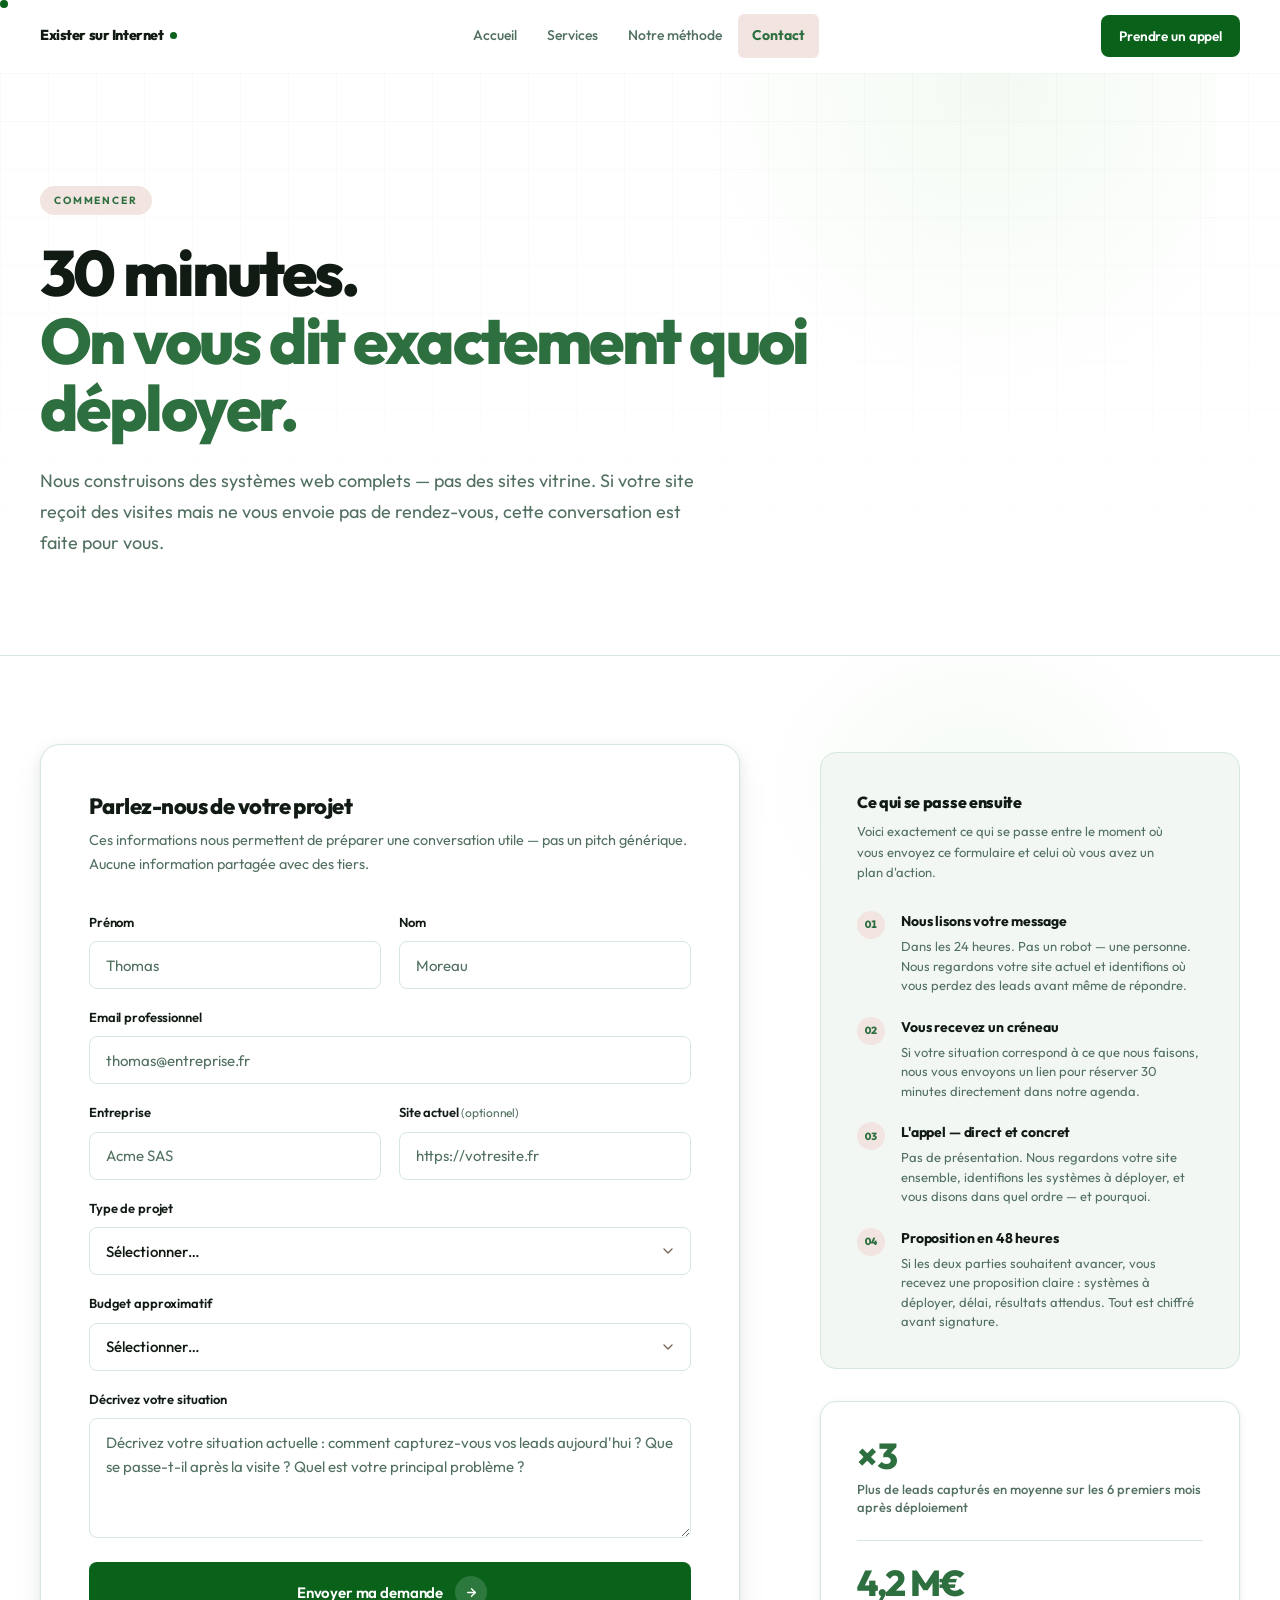
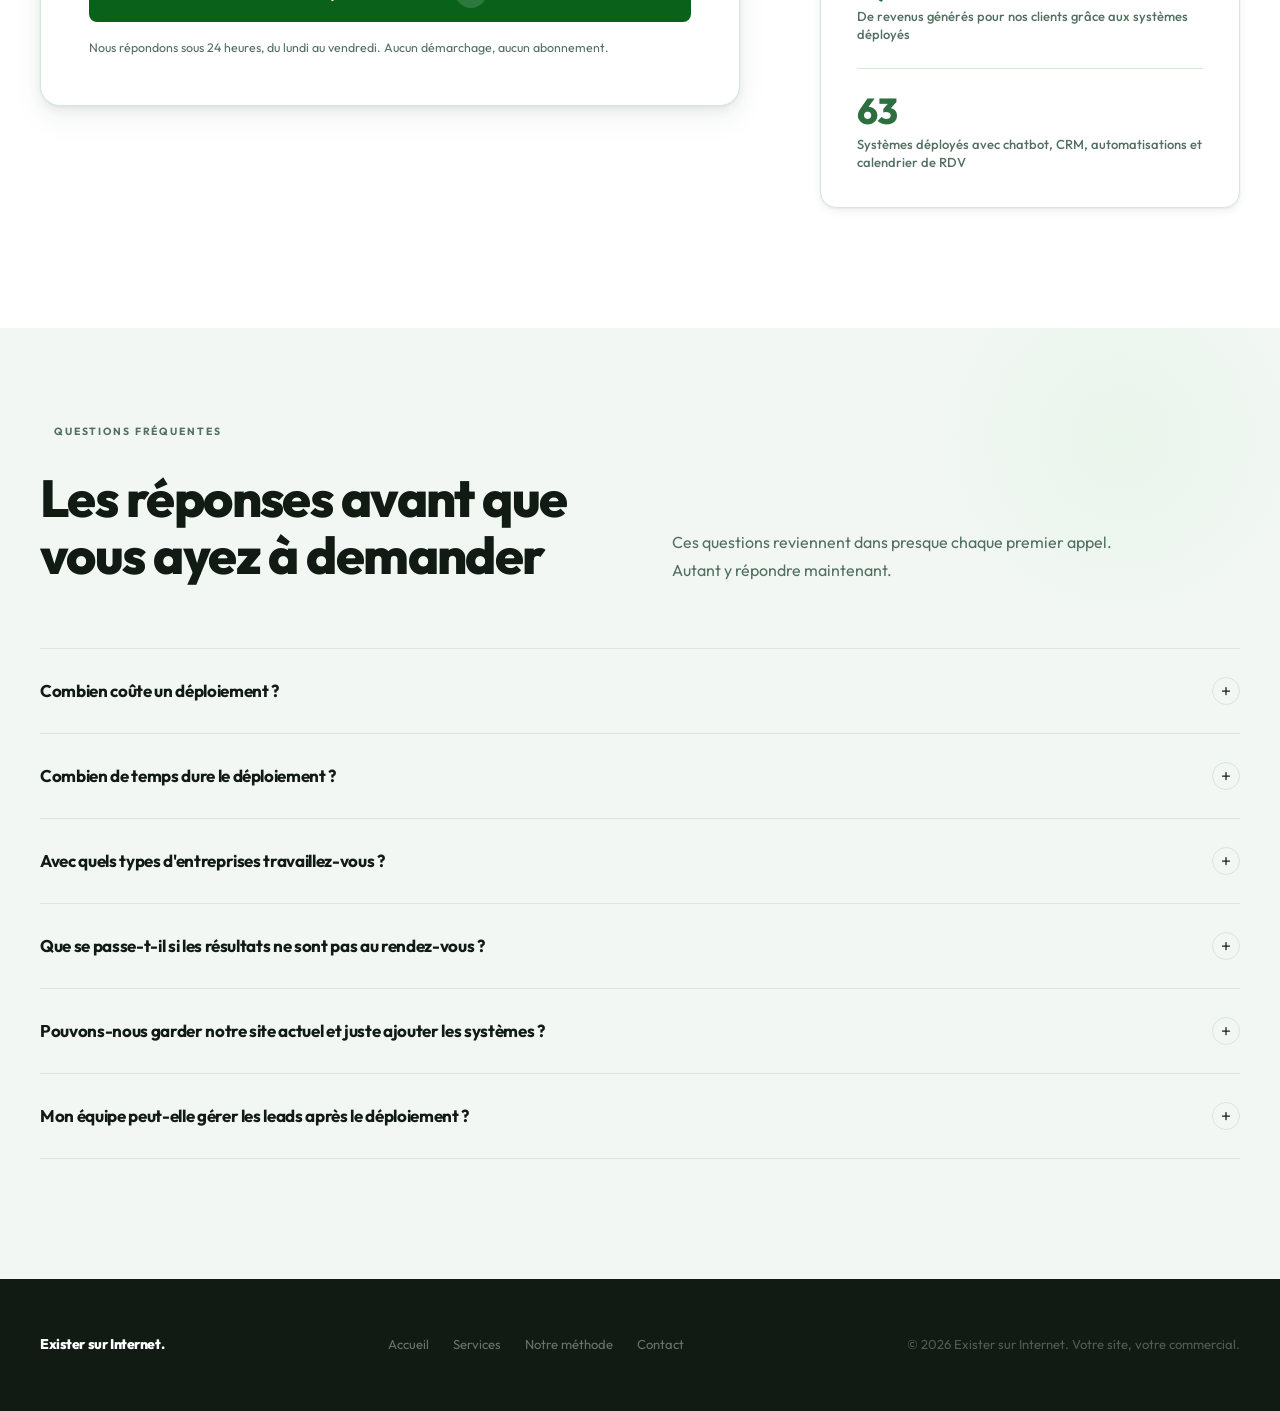
<file: contact.html>
<!DOCTYPE html>
<html lang="fr">
<head>
  <meta charset="UTF-8" />
  <meta name="viewport" content="width=device-width, initial-scale=1.0" />
  <title>Contact — Exister sur Internet</title>
  <meta name="description" content="Réservez 30 minutes. Nous analysons votre situation et vous disons exactement quels systèmes déployer — chatbot, CRM, automatisations ou calendrier de RDV." />
  <link rel="preconnect" href="https://fonts.googleapis.com" />
  <link rel="preconnect" href="https://fonts.gstatic.com" crossorigin />
  <link href="https://fonts.googleapis.com/css2?family=Outfit:wght@300;400;500;600;700;800;900&display=swap" rel="stylesheet" />
  <link rel="stylesheet" href="styles.css" />
</head>

<body>

<!-- ─── Preloader ─── -->
<div id="preloader" aria-hidden="true" role="presentation">
  <div class="loader-wordmark">
    Exister sur Internet<span class="loader-wordmark-dot"></span>
  </div>
  <p class="loader-tagline">Parlons de votre système</p>
  <div class="loader-track"><div class="loader-fill"></div></div>
</div>

<!-- ─── Navigation ─── -->
<div class="nav-wrap">
  <nav id="mainNav">
    <div class="container">
      <div class="nav-inner">
        <a href="index.html" class="nav-logo" aria-label="Exister sur Internet — accueil">
          Exister sur Internet<span class="nav-logo-dot" aria-hidden="true"></span>
        </a>
        <ul class="nav-links" role="list">
          <li><a href="index.html">Accueil</a></li>
          <li><a href="services.html">Services</a></li>
          <li><a href="methode.html">Notre méthode</a></li>
          <li><a href="contact.html" aria-current="page">Contact</a></li>
        </ul>
        <a href="contact.html" class="btn btn-primary" style="font-size:0.85rem;padding:0.6rem 1.125rem;min-height:40px;" aria-current="page">
          Prendre un appel
        </a>
      </div>
    </div>
  </nav>
</div>

<!-- ─── Page Hero ─── -->
<section class="page-hero" aria-label="Contact — en-tête">
  <div class="container">
    <div class="page-hero-grid">
      <span class="eyebrow eyebrow-accent r">Commencer</span>
      <h1 class="page-hero-heading r d1">
        30 minutes.<br><em>On vous dit exactement quoi déployer.</em>
      </h1>
      <p class="page-hero-sub r d2">
        Nous construisons des systèmes web complets — pas des sites vitrine. Si votre site reçoit des visites mais ne vous envoie pas de rendez-vous, cette conversation est faite pour vous.
      </p>
    </div>
  </div>
</section>

<!-- ─── Contact Form + Sidebar ─── -->
<section class="contact-section" aria-label="Formulaire de contact">
  <div class="container">
    <div class="contact-layout">

      <!-- Form -->
      <div>
        <form class="contact-form" id="contactForm" novalidate>
          <h2 class="form-heading r">Parlez-nous de votre projet</h2>
          <p class="form-sub r d1">Ces informations nous permettent de préparer une conversation utile — pas un pitch générique. Aucune information partagée avec des tiers.</p>

          <div class="form-grid r d1">
            <div class="form-field">
              <label class="form-label" for="f-prenom">Prénom</label>
              <input class="form-input" id="f-prenom" name="prenom" type="text" placeholder="Thomas" required autocomplete="given-name" />
            </div>
            <div class="form-field">
              <label class="form-label" for="f-nom">Nom</label>
              <input class="form-input" id="f-nom" name="nom" type="text" placeholder="Moreau" required autocomplete="family-name" />
            </div>
            <div class="form-field form-field-full">
              <label class="form-label" for="f-email">Email professionnel</label>
              <input class="form-input" id="f-email" name="email" type="email" placeholder="thomas@entreprise.fr" required autocomplete="email" />
            </div>
            <div class="form-field">
              <label class="form-label" for="f-entreprise">Entreprise</label>
              <input class="form-input" id="f-entreprise" name="entreprise" type="text" placeholder="Acme SAS" required autocomplete="organization" />
            </div>
            <div class="form-field">
              <label class="form-label" for="f-site">Site actuel <span class="form-label-opt">(optionnel)</span></label>
              <input class="form-input" id="f-site" name="site" type="url" placeholder="https://votresite.fr" autocomplete="url" />
            </div>
            <div class="form-field form-field-full">
              <label class="form-label" for="f-type">Type de projet</label>
              <select class="form-select" id="f-type" name="type" required>
                <option value="" disabled selected>Sélectionner…</option>
                <option value="creation">Création de site web</option>
                <option value="seo">SEO</option>
                <option value="ads">Publicité en ligne (Google &amp; Meta)</option>
                <option value="seo-local">SEO Local</option>
                <option value="intelligent">Rendre mon site existant intelligent</option>
                <option value="autre">Plusieurs services / je ne sais pas encore</option>
              </select>
            </div>
            <div class="form-field form-field-full">
              <label class="form-label" for="f-budget">Budget approximatif</label>
              <select class="form-select" id="f-budget" name="budget" required>
                <option value="" disabled selected>Sélectionner…</option>
                <option value="lt5k">Moins de 5 000 €</option>
                <option value="5-10k">5 000 – 10 000 €</option>
                <option value="10-25k">10 000 – 25 000 €</option>
                <option value="gt25k">25 000 € et plus</option>
                <option value="nsp">Je ne sais pas encore</option>
              </select>
            </div>
            <div class="form-field form-field-full">
              <label class="form-label" for="f-message">Décrivez votre situation</label>
              <textarea class="form-textarea" id="f-message" name="message" placeholder="Décrivez votre situation actuelle : comment capturez-vous vos leads aujourd'hui ? Que se passe-t-il après la visite ? Quel est votre principal problème ?" rows="5"></textarea>
            </div>
          </div>

          <button type="submit" class="btn btn-primary form-submit">
            Envoyer ma demande
            <span class="btn-icon-circle" aria-hidden="true">
              <svg width="13" height="13" viewBox="0 0 24 24" fill="none" stroke="currentColor" stroke-width="2.5" stroke-linecap="round" stroke-linejoin="round" aria-hidden="true"><path d="M5 12h14"/><path d="m12 5 7 7-7 7"/></svg>
            </span>
          </button>
          <p class="form-disclaimer">Nous répondons sous 24 heures, du lundi au vendredi. Aucun démarchage, aucun abonnement.</p>
        </form>

        <!-- Success state (hidden by default) -->
        <div id="formSuccess" style="display:none;background:var(--white);border:1.5px solid var(--border);border-radius:20px;padding:3rem;text-align:center;box-shadow:var(--shadow-mid);">
          <div style="width:56px;height:56px;background:var(--accent-light);border-radius:50%;display:flex;align-items:center;justify-content:center;margin:0 auto 1.5rem;">
            <svg width="24" height="24" viewBox="0 0 24 24" fill="none" stroke="var(--accent-hex)" stroke-width="2.5" stroke-linecap="round" stroke-linejoin="round" aria-hidden="true"><path d="M20 6L9 17l-5-5"/></svg>
          </div>
          <h3 style="font-size:1.375rem;font-weight:800;letter-spacing:-0.025em;margin-bottom:0.75rem;">Votre message est reçu.</h3>
          <p style="font-size:0.9375rem;color:var(--text-muted);line-height:1.7;max-width:42ch;margin:0 auto;">Nous lisons chaque message dans les 24 heures. Si votre situation correspond à ce que nous faisons, vous recevrez un lien pour choisir un créneau directement dans notre agenda.</p>
        </div>
      </div>

      <!-- Sidebar -->
      <div class="contact-sidebar r d2">

        <div class="what-next">
          <h3 class="what-next-title">Ce qui se passe ensuite</h3>
          <p class="what-next-sub">Voici exactement ce qui se passe entre le moment où vous envoyez ce formulaire et celui où vous avez un plan d'action.</p>
          <div class="what-next-steps">
            <div class="wn-step">
              <div class="wn-step-num nums">01</div>
              <div>
                <div class="wn-step-title">Nous lisons votre message</div>
                <p class="wn-step-body">Dans les 24 heures. Pas un robot — une personne. Nous regardons votre site actuel et identifions où vous perdez des leads avant même de répondre.</p>
              </div>
            </div>
            <div class="wn-step">
              <div class="wn-step-num nums">02</div>
              <div>
                <div class="wn-step-title">Vous recevez un créneau</div>
                <p class="wn-step-body">Si votre situation correspond à ce que nous faisons, nous vous envoyons un lien pour réserver 30 minutes directement dans notre agenda.</p>
              </div>
            </div>
            <div class="wn-step">
              <div class="wn-step-num nums">03</div>
              <div>
                <div class="wn-step-title">L'appel — direct et concret</div>
                <p class="wn-step-body">Pas de présentation. Nous regardons votre site ensemble, identifions les systèmes à déployer, et vous disons dans quel ordre — et pourquoi.</p>
              </div>
            </div>
            <div class="wn-step">
              <div class="wn-step-num nums">04</div>
              <div>
                <div class="wn-step-title">Proposition en 48 heures</div>
                <p class="wn-step-body">Si les deux parties souhaitent avancer, vous recevez une proposition claire : systèmes à déployer, délai, résultats attendus. Tout est chiffré avant signature.</p>
              </div>
            </div>
          </div>
        </div>

        <div class="contact-proof">
          <div class="proof-item">
            <div class="proof-number nums">×3</div>
            <div class="proof-label">Plus de leads capturés en moyenne sur les 6 premiers mois après déploiement</div>
          </div>
          <div class="proof-item">
            <div class="proof-number nums">4,2 M€</div>
            <div class="proof-label">De revenus générés pour nos clients grâce aux systèmes déployés</div>
          </div>
          <div class="proof-item">
            <div class="proof-number nums">63</div>
            <div class="proof-label">Systèmes déployés avec chatbot, CRM, automatisations et calendrier de RDV</div>
          </div>
        </div>

      </div>
    </div>
  </div>
</section>

<!-- ─── FAQ ─── -->
<section class="faq-section" aria-label="Questions fréquentes">
  <div class="container">
    <div class="faq-header">
      <div>
        <span class="eyebrow r">Questions fréquentes</span>
        <h2 class="faq-heading r d1">Les réponses avant que vous ayez à demander</h2>
      </div>
      <p class="faq-sub r d2">
        Ces questions reviennent dans presque chaque premier appel. Autant y répondre maintenant.
      </p>
    </div>

    <div class="faq-list r d1">
      <details class="faq-item">
        <summary class="faq-q">
          Combien coûte un déploiement ?
          <span class="faq-icon" aria-hidden="true">
            <svg width="12" height="12" viewBox="0 0 24 24" fill="none" stroke="currentColor" stroke-width="2.5" stroke-linecap="round" stroke-linejoin="round"><path d="M12 5v14M5 12h14"/></svg>
          </span>
        </summary>
        <p class="faq-a">Nos systèmes démarrent à 2 500 € pour un chatbot ou un formulaire CRM simple. Un système complet — chatbot, formulaire, automatisations et calendrier — se situe généralement entre 5 000 et 15 000 €. Chaque devis est fixe et lié à des résultats définis à l'avance. Vous savez exactement ce que vous payez et ce que vous obtenez.</p>
      </details>

      <details class="faq-item">
        <summary class="faq-q">
          Combien de temps dure le déploiement ?
          <span class="faq-icon" aria-hidden="true">
            <svg width="12" height="12" viewBox="0 0 24 24" fill="none" stroke="currentColor" stroke-width="2.5" stroke-linecap="round" stroke-linejoin="round"><path d="M12 5v14M5 12h14"/></svg>
          </span>
        </summary>
        <p class="faq-a">De la signature à la mise en ligne : 2 à 4 semaines pour un système simple, 4 à 6 semaines pour un système complet. Ces délais incluent l'audit, la configuration, l'intégration à votre site, les tests et la formation de votre équipe.</p>
      </details>

      <details class="faq-item">
        <summary class="faq-q">
          Avec quels types d'entreprises travaillez-vous ?
          <span class="faq-icon" aria-hidden="true">
            <svg width="12" height="12" viewBox="0 0 24 24" fill="none" stroke="currentColor" stroke-width="2.5" stroke-linecap="round" stroke-linejoin="round"><path d="M12 5v14M5 12h14"/></svg>
          </span>
        </summary>
        <p class="faq-a">Nous travaillons avec des PME, des indépendants, des cabinets et des boutiques qui ont un site existant et qui perdent des leads parce que leur site ne fait rien après la visite. Nous travaillons aussi avec des entreprises qui veulent construire correctement dès le départ — avant de perdre des mois à gérer des leads manuellement.</p>
      </details>

      <details class="faq-item">
        <summary class="faq-q">
          Que se passe-t-il si les résultats ne sont pas au rendez-vous ?
          <span class="faq-icon" aria-hidden="true">
            <svg width="12" height="12" viewBox="0 0 24 24" fill="none" stroke="currentColor" stroke-width="2.5" stroke-linecap="round" stroke-linejoin="round"><path d="M12 5v14M5 12h14"/></svg>
          </span>
        </summary>
        <p class="faq-a">Chaque projet est défini avec des résultats attendus mesurables — leads capturés, RDV réservés, temps de réponse. Si, après 60 jours, les métriques définies ne sont pas atteintes, nous continuons d'itérer gratuitement jusqu'à ce qu'elles le soient. Nous ne livrons pas pour livrer — nous livrons pour que ça fonctionne.</p>
      </details>

      <details class="faq-item">
        <summary class="faq-q">
          Pouvons-nous garder notre site actuel et juste ajouter les systèmes ?
          <span class="faq-icon" aria-hidden="true">
            <svg width="12" height="12" viewBox="0 0 24 24" fill="none" stroke="currentColor" stroke-width="2.5" stroke-linecap="round" stroke-linejoin="round"><path d="M12 5v14M5 12h14"/></svg>
          </span>
        </summary>
        <p class="faq-a">Oui, dans la majorité des cas. Le chatbot, le formulaire CRM, les automatisations et le calendrier peuvent être intégrés à un site existant — sans le refaire. Nous évaluons la compatibilité lors de l'appel et vous disons exactement ce qui est faisable. Parfois, quelques ajustements de structure sont nécessaires pour que les systèmes fonctionnent correctement.</p>
      </details>

      <details class="faq-item">
        <summary class="faq-q">
          Mon équipe peut-elle gérer les leads après le déploiement ?
          <span class="faq-icon" aria-hidden="true">
            <svg width="12" height="12" viewBox="0 0 24 24" fill="none" stroke="currentColor" stroke-width="2.5" stroke-linecap="round" stroke-linejoin="round"><path d="M12 5v14M5 12h14"/></svg>
          </span>
        </summary>
        <p class="faq-a">Oui. Chaque déploiement comprend une formation de votre équipe et une documentation complète. Votre tableau de bord vous montre en temps réel les conversations du chatbot, les leads dans le CRM, et les RDV réservés. Pour les évolutions futures — nouvelles séquences, nouvelles offres dans le chatbot — nous restons disponibles sur la base d'un contrat de maintenance optionnel.</p>
      </details>
    </div>
  </div>
</section>

<!-- ─── Footer ─── -->
<footer>
  <div class="container">
    <div class="footer-inner">
      <a href="index.html" class="footer-logo">Exister sur Internet.</a>
      <ul class="footer-links" role="list">
        <li><a href="index.html">Accueil</a></li>
        <li><a href="services.html">Services</a></li>
        <li><a href="methode.html">Notre méthode</a></li>
        <li><a href="contact.html">Contact</a></li>
      </ul>
      <p class="footer-copy">© 2026 Exister sur Internet. Votre site, votre commercial.</p>
    </div>
  </div>
</footer>

<div class="toast" id="toast" role="status" aria-live="polite">
  <span class="toast-dot" aria-hidden="true"></span>
  Votre demande est envoyée — nous revenons vers vous sous 24 heures.
</div>

<script src="js/cursor.js" defer></script>
<script>
  'use strict';

  (function () {
    const loader = document.getElementById('preloader');
    if (!loader) return;
    const reduced = window.matchMedia('(prefers-reduced-motion: reduce)').matches;
    const alreadySeen = sessionStorage.getItem('esi_loaded');
    if (reduced || alreadySeen) { loader.remove(); return; }
    sessionStorage.setItem('esi_loaded', '1');
    document.body.classList.add('loading');
    const MIN_MS = 1200;
    const t0 = Date.now();
    function dismiss() {
      loader.classList.add('done');
      document.body.classList.remove('loading');
      loader.addEventListener('transitionend', () => loader.remove(), { once: true });
    }
    function onReady() { setTimeout(dismiss, Math.max(0, MIN_MS - (Date.now() - t0))); }
    if (document.readyState === 'complete') { onReady(); }
    else { window.addEventListener('load', onReady, { once: true }); }
  })();

  const nav = document.getElementById('mainNav');
  const sentinel = document.createElement('div');
  sentinel.style.cssText = 'position:absolute;top:0;height:1px;width:100%;pointer-events:none';
  document.body.prepend(sentinel);
  new IntersectionObserver(([e]) => nav.classList.toggle('scrolled', !e.isIntersecting)).observe(sentinel);

  const reveals = document.querySelectorAll('.r');
  const ro = new IntersectionObserver((entries) => {
    entries.forEach(e => { if (e.isIntersecting) { e.target.classList.add('visible'); ro.unobserve(e.target); } });
  }, { threshold: 0.08, rootMargin: '0px 0px -48px 0px' });
  reveals.forEach(el => ro.observe(el));
  document.querySelectorAll('.page-hero .r').forEach(el => el.classList.add('visible'));
  document.querySelectorAll('.contact-form .r').forEach(el => el.classList.add('visible'));

  /* ─── Contact form ─── */
  document.getElementById('contactForm').addEventListener('submit', function(e) {
    e.preventDefault();
    const required = this.querySelectorAll('[required]');
    let valid = true;
    required.forEach(field => {
      if (!field.value.trim()) { field.focus(); valid = false; return; }
      if (field.type === 'email' && !field.validity.valid) { field.focus(); valid = false; return; }
    });
    if (!valid) return;

    this.style.display = 'none';
    document.getElementById('formSuccess').style.display = 'block';

    const toast = document.getElementById('toast');
    toast.classList.add('show');
    setTimeout(() => toast.classList.remove('show'), 5000);
  });
</script>

</body>
</html>
</file>
<file: styles.css>
/* ═══════════════════════════════════════════════════════════
   Exister sur Internet — Shared Stylesheet
   ═══════════════════════════════════════════════════════════ */

/* ─── Reset ─── */
*, *::before, *::after { box-sizing: border-box; margin: 0; padding: 0; }

/* ─── Design Tokens ─── */
:root {
  --bg:            #FFFFFF;
  --bg-alt:        #F2F7F4;
  --bg-dark:       #111B14;
  --text:          #111B14;
  --text-muted:    #527060;
  --accent:        oklch(43% 0.13 145);
  --accent-h:      oklch(37% 0.13 145);
  --accent-light:  color-mix(in oklch, oklch(43% 0.13 145) 12%, white);
  --accent-hex:    #2E6F40;
  --border:        #D6E8DC;
  --border-mid:    #A8C8B3;
  --white:         #FFFFFF;
  --shadow-low:    0 1px 2px hsl(140 20% 18% / 0.06), 0 3px 8px hsl(140 20% 18% / 0.07);
  --shadow-mid:    0 1px 2px hsl(140 20% 18% / 0.05), 0 4px 12px hsl(140 20% 18% / 0.08), 0 12px 32px hsl(140 20% 18% / 0.06);
  --font:          'Outfit', system-ui, -apple-system, sans-serif;
  --ease-spring:   cubic-bezier(0.16, 1, 0.3, 1);
  --spring-bounce: linear(0,0.006,0.025 2.8%,0.101 6.1%,0.539 18.9%,0.721 25.3%,0.849 31.5%,0.937 38.1%,0.968 41.8%,0.991 45.7%,1.006 50.1%,1.013 55%,1.012 60.4%,1.007 68.1%,1.001 86.5%,1);
  interpolate-size: allow-keywords;
  scroll-padding-top: 72px;
}

html { font-optical-sizing: auto; scroll-behavior: smooth; }

body {
  font-family: var(--font);
  background: var(--bg);
  color: var(--text);
  font-size: 1rem;
  line-height: 1.65;
  -webkit-tap-highlight-color: transparent;
  text-rendering: optimizeLegibility;
  -webkit-font-smoothing: antialiased;
}

h1, h2, h3, h4 { text-wrap: balance; }
p { text-wrap: pretty; }
h1, h2, h3, h4, button, .eyebrow, .badge { text-box: trim-both cap alphabetic; }
a { text-underline-offset: 0.25em; text-decoration-thickness: 1px; }
*:focus-visible { outline: 2px solid var(--accent); outline-offset: 3px; border-radius: 3px; }
::selection { background: color-mix(in oklch, var(--accent) 20%, transparent); }
.nums { font-variant-numeric: tabular-nums; }
.sr-only { position:absolute; width:1px; height:1px; padding:0; margin:-1px; overflow:hidden; clip:rect(0,0,0,0); white-space:nowrap; border-width:0; }

/* ─── Layout ─── */
.container { max-width: 1280px; margin: 0 auto; padding: 0 2.5rem; }
@media (max-width: 768px) { .container { padding: 0 1.25rem; } }

/* ─── Sections ─── */
section { padding-top: 5.5rem; padding-bottom: 7.5rem; }

/* ─── Eyebrow badges ─── */
.eyebrow {
  display: inline-flex;
  align-items: center;
  gap: 0.5rem;
  padding: 0.35rem 0.875rem;
  border-radius: 999px;
  font-size: 0.65rem;
  font-weight: 700;
  text-transform: uppercase;
  letter-spacing: 0.18em;
  background: var(--bg-alt);
  color: var(--text-muted);
  margin-bottom: 1.5rem;
}
.eyebrow-accent { background: var(--accent-light); color: var(--accent-hex); }
.eyebrow-white  { background: rgba(255,255,255,0.15); color: rgba(255,255,255,0.9); }

/* ─── Buttons ─── */
.btn {
  display: inline-flex;
  align-items: center;
  justify-content: center;
  gap: 0.75rem;
  border: none;
  border-radius: 8px;
  font-family: var(--font);
  font-size: 0.9375rem;
  font-weight: 600;
  text-decoration: none;
  cursor: pointer;
  user-select: none;
  -webkit-tap-highlight-color: transparent;
  min-height: 48px;
  padding: 0.875rem 1.5rem;
  letter-spacing: -0.01em;
  transition: background 0.2s var(--ease-spring), transform 0.15s var(--ease-spring), border-color 0.2s;
}
.btn:active { transform: scale(0.98) translateY(1px); }
.btn-primary { background: var(--accent); color: #fff; padding: 0.875rem 1.25rem 0.875rem 1.5rem; }
.btn-primary:hover { background: var(--accent-h); }
.btn-ghost { background: transparent; color: var(--text); border: 1.5px solid var(--border-mid); }
.btn-ghost:hover { border-color: var(--text); background: rgba(17,27,20,0.04); }
.btn-white { background: #fff; color: var(--accent-hex); }
.btn-white:hover { background: #F0F0EE; }
.btn-icon-circle {
  width: 32px; height: 32px;
  border-radius: 50%;
  background: rgba(255,255,255,0.15);
  display: flex; align-items: center; justify-content: center;
  flex-shrink: 0;
  transition: background 0.2s;
}
.btn-primary:hover .btn-icon-circle { background: rgba(255,255,255,0.25); }

/* ─── Navigation ─── */
.nav-wrap { position: sticky; top: 0; z-index: 100; }
nav { background: var(--bg); border-bottom: 1px solid transparent; transition: border-color 0.3s, background 0.3s; }
nav.scrolled {
  border-bottom-color: var(--border);
  background: oklch(from var(--bg) l c h / 0.94);
  backdrop-filter: blur(14px);
}
.nav-inner { display: flex; align-items: center; justify-content: space-between; height: 72px; gap: 2rem; }
.nav-logo {
  font-size: 0.9rem; font-weight: 800; letter-spacing: -0.03em;
  color: var(--text); text-decoration: none;
  display: flex; align-items: center; gap: 0.4rem;
}
.nav-logo-dot { width: 7px; height: 7px; border-radius: 50%; background: var(--accent); display: inline-block; margin-bottom: 1px; }
.nav-links { display: flex; align-items: center; gap: 0.125rem; list-style: none; }
.nav-links a {
  display: flex; align-items: center;
  min-height: 44px; padding: 0.5rem 0.875rem;
  font-size: 0.875rem; font-weight: 500;
  color: var(--text-muted); text-decoration: none;
  border-radius: 6px;
  transition: color 0.15s, background 0.15s,
              font-weight 0.4s cubic-bezier(0.16, 1, 0.3, 1),
              letter-spacing 0.4s cubic-bezier(0.16, 1, 0.3, 1);
}
.nav-links a:hover { color: var(--text); background: var(--bg-alt); font-weight: 700; letter-spacing: -0.025em; }
.nav-links a[aria-current="page"] { color: var(--accent-hex); font-weight: 700; background: var(--accent-light); }
@media (max-width: 768px) { .nav-links { display: none; } }

/* ─── Hero (homepage) ─── */
.hero {
  min-height: 100dvh;
  padding-top: 7rem; padding-bottom: 8rem;
  display: flex; align-items: center;
  position: relative; overflow: hidden;
}
.hero::before {
  content: '';
  position: absolute; inset: 0;
  background-image:
    linear-gradient(rgba(17,27,20,0.06) 1px, transparent 1px),
    linear-gradient(90deg, rgba(17,27,20,0.06) 1px, transparent 1px);
  background-size: 48px 48px;
  pointer-events: none; z-index: 0;
  -webkit-mask-image: linear-gradient(to bottom, rgba(0,0,0,0.65) 0%, rgba(0,0,0,0) 100%);
  mask-image: linear-gradient(to bottom, rgba(0,0,0,0.65) 0%, rgba(0,0,0,0) 100%);
}
.hero::after {
  content: '';
  position: absolute; top: 42%; left: 50%; transform: translate(-50%, -50%);
  width: 820px; height: 580px;
  background: radial-gradient(ellipse at center, oklch(94% 0.04 145 / 0.55) 0%, oklch(92% 0.03 145 / 0.25) 40%, transparent 70%);
  pointer-events: none; z-index: 0;
}
.hero-blob {
  position: absolute; right: -6%; top: 12%;
  width: 520px; height: 520px;
  background: radial-gradient(ellipse at 40% 45%, oklch(90% 0.07 145 / 0.45) 0%, oklch(87% 0.05 145 / 0.2) 55%, transparent 80%);
  border-radius: 62% 38% 54% 46% / 48% 52% 48% 52%;
  pointer-events: none; z-index: 0;
  animation: blobMorph 14s ease-in-out infinite;
}
@keyframes blobMorph {
  0%,100% { border-radius: 62% 38% 54% 46% / 48% 52% 48% 52%; }
  33%      { border-radius: 42% 58% 34% 66% / 60% 40% 60% 40%; }
  66%      { border-radius: 54% 46% 72% 28% / 36% 64% 36% 64%; }
}
@media (max-width: 768px) { .hero-blob { display: none; } }
.hero-grid { display: flex; flex-direction: column; align-items: center; text-align: center; position: relative; z-index: 1; width: 100%; }
.hero-headline {
  font-size: clamp(2.25rem, 5.5vw, 4.75rem);
  font-weight: 800; line-height: 1.05; letter-spacing: -0.04em;
  max-width: 24ch; margin: 0 auto;
}
.hero-headline em {
  font-style: normal; color: var(--accent-hex);
  background-image: linear-gradient(180deg, transparent 58%, rgba(46,111,64,0.2) 58%);
  padding: 0 0.08em; margin: 0 -0.04em;
}
.hero-sub { font-size: clamp(1rem, 1.6vw, 1.1875rem); color: var(--text-muted); max-width: 52ch; line-height: 1.72; margin-top: 1.875rem; margin-bottom: 2.5rem; font-weight: 400; }
.hero-actions { display: flex; align-items: center; justify-content: center; gap: 0.875rem; flex-wrap: wrap; }
.hero-micro {
  margin-top: 2rem; font-size: 0.775rem; color: var(--text-muted);
  display: flex; align-items: center; justify-content: center; gap: 0.75rem; font-weight: 500;
}
.avatar-stack { display: flex; }
.avatar-stack span {
  width: 24px; height: 24px; border-radius: 50%;
  border: 2px solid var(--bg); display: block; overflow: hidden; background: var(--bg-alt);
}
.avatar-stack span + span { margin-left: -8px; }
.avatar-stack img { width: 100%; height: 100%; object-fit: cover; display: block; }
.hero-stats-bar { display: flex; align-items: flex-start; justify-content: center; gap: 0; margin-top: 3.5rem; width: 100%; max-width: 580px; }
.hero-stat-cell { flex: 1; text-align: center; padding: 0 2rem; position: relative; display: flex; flex-direction: column; align-items: center; }
.hero-stat-cell + .hero-stat-cell::before { content: ''; position: absolute; left: 0; top: 0; height: 2rem; width: 1px; background: var(--border-mid); }
.stat-num { font-size: clamp(1.875rem, 4vw, 2.5rem); font-weight: 800; letter-spacing: -0.04em; line-height: 1; color: var(--accent-hex); font-variant-numeric: tabular-nums; }
.stat-label { font-size: 0.675rem; color: var(--text-muted); font-weight: 500; margin-top: 0.375rem; text-transform: uppercase; letter-spacing: 0.1em; line-height: 1.4; max-width: 12ch; }
@media (max-width: 480px) { .hero-stats-bar { max-width: 100%; } .hero-stat-cell { padding: 0 1.125rem; } }

/* ─── Page Hero (inner pages) ─── */
.page-hero {
  padding-top: 7rem; padding-bottom: 6rem;
  position: relative; overflow: hidden;
  border-bottom: 1px solid var(--border);
}
.page-hero::before {
  content: '';
  position: absolute; inset: 0;
  background-image:
    linear-gradient(rgba(17,27,20,0.05) 1px, transparent 1px),
    linear-gradient(90deg, rgba(17,27,20,0.05) 1px, transparent 1px);
  background-size: 48px 48px;
  pointer-events: none; z-index: 0;
  -webkit-mask-image: linear-gradient(to bottom, rgba(0,0,0,0.5) 0%, rgba(0,0,0,0) 100%);
  mask-image: linear-gradient(to bottom, rgba(0,0,0,0.5) 0%, rgba(0,0,0,0) 100%);
}
.page-hero::after {
  content: '';
  position: absolute; top: 0; right: 5%;
  width: 560px; height: 360px;
  background: radial-gradient(ellipse at 60% 0%, oklch(93% 0.04 145 / 0.32) 0%, transparent 65%);
  pointer-events: none; z-index: 0;
}
.page-hero .container { position: relative; z-index: 1; }
.page-hero-grid { max-width: 820px; }
.page-hero-heading {
  font-size: clamp(2rem, 5vw, 4rem);
  font-weight: 800; line-height: 1.06; letter-spacing: -0.04em;
  margin-bottom: 1.5rem;
}
.page-hero-heading em { font-style: normal; color: var(--accent-hex); }
.page-hero-sub { font-size: clamp(1rem, 1.6vw, 1.125rem); color: var(--text-muted); max-width: 56ch; line-height: 1.72; font-weight: 400; }

/* ─── Problem Section ─── */
.problem { background: var(--bg-alt); position: relative; overflow: hidden; }
.problem::after {
  content: '';
  position: absolute; top: -120px; right: -80px;
  width: 480px; height: 480px;
  background: radial-gradient(circle, oklch(92% 0.05 145 / 0.3) 0%, transparent 68%);
  pointer-events: none; z-index: 0;
}
.problem .container { position: relative; z-index: 1; }
.problem-header { display: grid; grid-template-columns: 1fr 1fr; gap: 4rem; align-items: end; margin-bottom: 5rem; }
@media (max-width: 768px) { .problem-header { grid-template-columns: 1fr; gap: 2rem; margin-bottom: 3rem; } }
.problem-heading { font-size: clamp(2rem, 4.5vw, 3.25rem); font-weight: 800; letter-spacing: -0.03em; line-height: 1.1; }
.problem-heading-sub { font-size: 1rem; color: var(--text-muted); line-height: 1.72; max-width: 42ch; }
.diag-list { list-style: none; display: flex; flex-direction: column; gap: 0.75rem; }
.diag-item {
  position: relative; border: 1.5px dashed var(--accent); border-radius: 6px;
  padding: 1.375rem 1.5rem; background: color-mix(in oklch, var(--accent) 4%, transparent);
  cursor: default; transition: background 0.18s, border-color 0.18s;
}
.diag-item:hover { background: color-mix(in oklch, var(--accent) 8%, transparent); border-color: var(--accent-h); }
.diag-num {
  position: absolute; top: -1px; left: -1px;
  background: var(--accent); color: #fff;
  font-size: 0.6rem; font-weight: 700; letter-spacing: 0.12em; text-transform: uppercase;
  padding: 0.2rem 0.55rem; border-radius: 4px 0 4px 0;
  font-variant-numeric: tabular-nums; line-height: 1.6;
}
.diag-item::after {
  content: ''; position: absolute; top: 0.6rem; right: 0.75rem;
  width: 6px; height: 6px; border-radius: 50%;
  background: #F87171; box-shadow: 0 0 0 2px rgba(248,113,113,0.25);
}
.diag-item::before {
  content: ''; position: absolute; bottom: -3px; right: -3px;
  width: 6px; height: 6px; background: var(--accent); border-radius: 1px;
}
.diag-text { display: block; font-size: clamp(1rem, 2vw, 1.125rem); font-weight: 600; letter-spacing: -0.02em; line-height: 1.35; color: var(--text); padding-top: 0.875rem; }
.diag-note { display: block; font-size: 0.875rem; font-weight: 400; color: var(--text-muted); margin-top: 0.375rem; letter-spacing: 0; line-height: 1.55; }

/* ─── Method / Principles ─── */
#method { position: relative; overflow: hidden; }
#method::before {
  content: '';
  position: absolute; top: 0; right: 10%;
  width: 560px; height: 360px;
  background: radial-gradient(ellipse at 60% 0%, oklch(93% 0.04 145 / 0.35) 0%, transparent 65%);
  pointer-events: none; z-index: 0;
}
#method > .container { position: relative; z-index: 1; }
.method-header { display: grid; grid-template-columns: 1fr 1fr; gap: 4rem; align-items: end; margin-bottom: 4.5rem; }
@media (max-width: 768px) { .method-header { grid-template-columns: 1fr; gap: 2rem; } }
.method-heading { font-size: clamp(2rem, 4.5vw, 3.25rem); font-weight: 800; letter-spacing: -0.03em; line-height: 1.1; }
.method-intro { font-size: 1.0625rem; color: var(--text-muted); line-height: 1.75; max-width: 44ch; }
.principles-grid {
  display: grid; grid-template-columns: 1fr 1fr;
  border: 1.5px solid var(--border); border-radius: 16px; overflow: hidden;
  background: var(--white);
  box-shadow: 0 2px 6px hsl(140 20% 18% / 0.04), 0 8px 24px hsl(140 20% 18% / 0.05);
}
@media (max-width: 768px) { .principles-grid { grid-template-columns: 1fr; } }
.principle { padding: 2.75rem; border-right: 1.5px solid var(--border); border-bottom: 1.5px solid var(--border); position: relative; overflow: hidden; transition: background 0.2s; }
.principle:hover { background: color-mix(in oklch, oklch(70% 0.06 145) 6%, var(--white)); }
.principle:nth-child(even)  { border-right: none; }
.principle:nth-child(3), .principle:nth-child(4) { border-bottom: none; }
@media (max-width: 768px) { .principle { border-right: none; } .principle:last-child { border-bottom: none; } .principle:not(:last-child) { border-bottom: 1.5px solid var(--border); } }
.principle-num { font-size: 0.625rem; font-weight: 700; letter-spacing: 0.16em; text-transform: uppercase; color: var(--accent-hex); margin-bottom: 1.25rem; font-variant-numeric: tabular-nums; }
.principle-title { font-size: 1.1875rem; font-weight: 700; letter-spacing: -0.02em; line-height: 1.25; margin-bottom: 0.875rem; }
.principle-body { font-size: 0.9375rem; color: var(--text-muted); line-height: 1.65; }
.principle-bg-num { position: absolute; bottom: -1rem; right: 1.25rem; font-size: 6rem; font-weight: 900; line-height: 1; color: var(--border); pointer-events: none; letter-spacing: -0.05em; font-variant-numeric: tabular-nums; user-select: none; }

/* ─── Services table ─── */
.services { background: var(--bg-alt); position: relative; overflow: hidden; }
.services::before {
  content: '';
  position: absolute; bottom: -100px; left: -60px;
  width: 420px; height: 420px;
  background: radial-gradient(circle, oklch(91% 0.05 145 / 0.25) 0%, transparent 65%);
  pointer-events: none; z-index: 0;
}
.services .container { position: relative; z-index: 1; }
.services-heading { font-size: clamp(2rem, 4.5vw, 3.25rem); font-weight: 800; letter-spacing: -0.03em; line-height: 1.1; max-width: 22ch; margin-bottom: 4.5rem; }
.services-table { border: 1.5px solid var(--border); border-radius: 16px; overflow: hidden; background: var(--white); }
.service-row { display: grid; grid-template-columns: 160px 1fr 52px; align-items: center; padding: 2.25rem 2.5rem; border-bottom: 1.5px solid var(--border); gap: 2rem; transition: background 0.18s; }
.service-row:last-child { border-bottom: none; }
.service-row:hover { background: var(--bg); }
@media (max-width: 768px) { .service-row { grid-template-columns: 1fr; padding: 1.875rem 1.5rem; gap: 0.875rem; } .service-arrow-wrap { display: none; } }
.service-type { font-size: 0.7rem; font-weight: 700; text-transform: uppercase; letter-spacing: 0.13em; color: var(--text-muted); }
.service-outcome { font-size: 1.0625rem; font-weight: 600; letter-spacing: -0.02em; line-height: 1.35; color: var(--text); }
.service-detail { font-size: 0.875rem; color: var(--text-muted); line-height: 1.6; margin-top: 0.4rem; font-weight: 400; }
.service-arrow { width: 44px; height: 44px; border: 1.5px solid var(--border); border-radius: 50%; display: flex; align-items: center; justify-content: center; color: var(--text-muted); transition: background 0.2s, border-color 0.2s, color 0.2s, transform 0.2s var(--spring-bounce); }
.service-row:hover .service-arrow { background: var(--accent); border-color: var(--accent); color: #fff; transform: translateX(4px); }

/* ─── Results / Social proof ─── */
#results { position: relative; overflow: hidden; }
#results::after {
  content: '';
  position: absolute; bottom: -80px; right: 5%;
  width: 460px; height: 360px;
  background: radial-gradient(ellipse, oklch(92% 0.04 145 / 0.28) 0%, transparent 65%);
  pointer-events: none; z-index: 0;
}
#results > .container { position: relative; z-index: 1; }
.results-heading { font-size: clamp(2rem, 4.5vw, 3.25rem); font-weight: 800; letter-spacing: -0.03em; line-height: 1.1; max-width: 22ch; }
.results-header { display: grid; grid-template-columns: 1fr auto; align-items: end; gap: 2rem; margin-bottom: 5rem; }
@media (max-width: 768px) { .results-header { grid-template-columns: 1fr; } }
.results-sub { font-size: 0.9rem; color: var(--text-muted); max-width: 34ch; line-height: 1.65; font-weight: 500; }
.metrics-band { display: grid; grid-template-columns: repeat(3, 1fr); gap: 1px; background: var(--border); border: 1.5px solid var(--border); border-radius: 16px; overflow: hidden; margin-bottom: 4rem; }
@media (max-width: 768px) { .metrics-band { grid-template-columns: 1fr; } }
.metric-cell { background: var(--white); padding: 2.75rem; }
.metric-num { font-size: clamp(2.5rem, 5vw, 4rem); font-weight: 800; letter-spacing: -0.04em; line-height: 1; color: var(--accent-hex); font-variant-numeric: tabular-nums; }
.metric-label { font-size: 0.875rem; color: var(--text-muted); font-weight: 500; margin-top: 0.65rem; line-height: 1.45; max-width: 24ch; }
.testimonials-grid { display: grid; grid-template-columns: 1fr 1fr; gap: 1.25rem; }
@media (max-width: 768px) { .testimonials-grid { grid-template-columns: 1fr; } }
.testimonial { background: var(--white); border: 1.5px solid var(--border); border-radius: 16px; padding: 2.5rem; display: flex; flex-direction: column; gap: 1.5rem; box-shadow: var(--shadow-low); transition: border-color 0.2s, box-shadow 0.2s; }
.testimonial:hover { border-color: var(--border-mid); box-shadow: var(--shadow-mid); }
.result-badge { display: inline-flex; align-self: flex-start; padding: 0.275rem 0.625rem; border-radius: 4px; font-size: 0.675rem; font-weight: 700; letter-spacing: 0.1em; text-transform: uppercase; background: var(--accent-light); color: var(--accent-hex); }
.testimonial-quote { font-size: 1.0rem; font-weight: 500; line-height: 1.7; color: var(--text); flex: 1; }
.testimonial-author { display: flex; align-items: center; gap: 0.875rem; }
.testimonial-avatar { width: 40px; height: 40px; border-radius: 50%; overflow: hidden; flex-shrink: 0; background: var(--bg-alt); }
.testimonial-avatar img { width: 100%; height: 100%; object-fit: cover; display: block; }
.testimonial-name { font-size: 0.875rem; font-weight: 700; }
.testimonial-role { font-size: 0.8125rem; color: var(--text-muted); font-weight: 400; }
.logos-bar { margin-top: 4.5rem; padding-top: 3rem; border-top: 1px solid var(--border); }
.logos-label { font-size: 0.675rem; text-transform: uppercase; letter-spacing: 0.18em; font-weight: 700; color: var(--text-muted); margin-bottom: 1.75rem; }
.logos-row { display: flex; align-items: center; gap: 3rem; flex-wrap: wrap; }
.logo-item { font-size: 0.8125rem; font-weight: 700; letter-spacing: 0.1em; text-transform: uppercase; color: var(--border-mid); }

/* ─── Final CTA ─── */
.final-cta { background: var(--accent-hex); padding-top: 7rem; padding-bottom: 8.5rem; }
.final-cta-heading { font-size: clamp(2.25rem, 5.5vw, 5rem); font-weight: 800; letter-spacing: -0.04em; line-height: 1.05; color: #fff; max-width: 20ch; margin-bottom: 1.5rem; }
.final-cta-sub { font-size: 1.0625rem; color: rgba(255,255,255,0.72); max-width: 46ch; line-height: 1.72; margin-bottom: 3rem; font-weight: 400; }
.cta-form { display: flex; gap: 0.75rem; max-width: 520px; }
@media (max-width: 560px) { .cta-form { flex-direction: column; } }
.cta-input { flex: 1; height: 52px; padding: 0 1.25rem; background: rgba(255,255,255,0.12); border: 1.5px solid rgba(255,255,255,0.22); border-radius: 8px; font-family: var(--font); font-size: 0.9375rem; font-weight: 500; color: #fff; outline: none; min-height: 44px; transition: border-color 0.2s, background 0.2s; }
.cta-input::placeholder { color: rgba(255,255,255,0.45); }
.cta-input:focus { border-color: rgba(255,255,255,0.65); background: rgba(255,255,255,0.18); }
.cta-disclaimer { font-size: 0.8rem; color: rgba(255,255,255,0.45); margin-top: 1.125rem; font-weight: 400; }

/* ─── Footer ─── */
footer { background: var(--bg-dark); padding: 2.75rem 0; }
.footer-inner { display: flex; align-items: center; justify-content: space-between; gap: 2rem; flex-wrap: wrap; }
.footer-logo { font-size: 0.875rem; font-weight: 800; letter-spacing: -0.03em; color: #fff; text-decoration: none; }
.footer-links { display: flex; gap: 1.5rem; list-style: none; flex-wrap: wrap; }
.footer-links a { font-size: 0.8125rem; color: rgba(255,255,255,0.38); text-decoration: none; font-weight: 400; min-height: 44px; display: flex; align-items: center; transition: color 0.15s; }
.footer-links a:hover { color: rgba(255,255,255,0.75); }
.footer-copy { font-size: 0.8125rem; color: rgba(255,255,255,0.28); font-weight: 400; }

/* ─── Scroll-reveal ─── */
@media (prefers-reduced-motion: no-preference) {
  .r { opacity: 0; transform: translateY(22px); transition: opacity 0.7s var(--ease-spring), transform 0.7s var(--ease-spring); }
  .r.d1 { transition-delay: 80ms; }
  .r.d2 { transition-delay: 160ms; }
  .r.d3 { transition-delay: 240ms; }
  .r.d4 { transition-delay: 320ms; }
  .r.visible { opacity: 1; transform: translateY(0); }
}

/* ─── Toast ─── */
.toast { position: fixed; bottom: 1.5rem; right: 1.5rem; background: var(--bg-dark); color: #fff; padding: 0.875rem 1.25rem; border-radius: 10px; font-size: 0.875rem; font-weight: 500; display: flex; align-items: center; gap: 0.625rem; z-index: 999; box-shadow: var(--shadow-mid); opacity: 0; transform: translateY(12px); transition: opacity 0.35s var(--ease-spring), transform 0.35s var(--ease-spring); pointer-events: none; }
.toast.show { opacity: 1; transform: translateY(0); pointer-events: auto; }
.toast-dot { width: 8px; height: 8px; border-radius: 50%; background: #22C55E; flex-shrink: 0; }

/* ─── Preloader ─── */
body.loading { overflow: hidden; }
#preloader { position: fixed; inset: 0; z-index: 9999; background: var(--bg-dark); display: flex; flex-direction: column; align-items: center; justify-content: center; pointer-events: all; transition: transform 0.8s cubic-bezier(0.76, 0, 0.24, 1); }
#preloader.done { transform: translateY(-100%); pointer-events: none; }
.loader-wordmark { font-family: var(--font); font-size: clamp(1.25rem, 4vw, 2.5rem); font-weight: 800; letter-spacing: -0.03em; color: #fff; display: flex; align-items: center; opacity: 0; transform: translateY(18px); animation: loaderUp 0.6s var(--ease-spring) 0.1s forwards; }
.loader-wordmark-dot { width: 10px; height: 10px; border-radius: 50%; background: var(--accent-hex); flex-shrink: 0; margin-left: 3px; margin-bottom: 4px; }
.loader-tagline { font-family: var(--font); font-size: 0.75rem; font-weight: 500; letter-spacing: 0.18em; text-transform: uppercase; color: rgba(255,255,255,0.3); margin-top: 1rem; opacity: 0; animation: loaderUp 0.5s ease 0.4s forwards; }
.loader-track { position: absolute; bottom: 0; left: 0; right: 0; height: 2px; background: rgba(255,255,255,0.07); overflow: hidden; }
.loader-fill { height: 100%; width: 0%; background: var(--accent-hex); animation: loaderFill 1.5s cubic-bezier(0.16, 1, 0.3, 1) 0.2s forwards; }
@keyframes loaderUp { to { opacity: 1; transform: translateY(0); } }
@keyframes loaderFill { to { width: 100%; } }
@media (prefers-reduced-motion: reduce) { #preloader { transition: none; } .loader-wordmark, .loader-tagline { animation: none; opacity: 1; transform: none; } .loader-fill { animation: none; width: 100%; } }

/* ═══════════════════════════════════════════════════════════
   HOMEPAGE — Teaser Sections
   ═══════════════════════════════════════════════════════════ */

.services-teaser { position: relative; overflow: hidden; }
.services-teaser::before {
  content: '';
  position: absolute; top: 0; left: -60px;
  width: 480px; height: 380px;
  background: radial-gradient(circle, oklch(91% 0.05 145 / 0.22) 0%, transparent 65%);
  pointer-events: none; z-index: 0;
}
.services-teaser .container { position: relative; z-index: 1; }
.teaser-header { display: grid; grid-template-columns: 1fr 1fr; gap: 4rem; align-items: end; margin-bottom: 4rem; }
@media (max-width: 768px) { .teaser-header { grid-template-columns: 1fr; gap: 2rem; } }
.teaser-heading { font-size: clamp(2rem, 4.5vw, 3.25rem); font-weight: 800; letter-spacing: -0.03em; line-height: 1.1; }
.teaser-sub { font-size: 1rem; color: var(--text-muted); line-height: 1.72; max-width: 44ch; }

.services-split {
  display: grid;
  grid-template-columns: 1fr 1fr;
  gap: 1.25rem;
}
@media (max-width: 768px) { .services-split { grid-template-columns: 1fr; } }

.service-teaser-card {
  background: var(--white);
  border: 1.5px solid var(--border);
  border-radius: 16px;
  padding: 2.5rem;
  display: flex;
  flex-direction: column;
  gap: 1.25rem;
  box-shadow: var(--shadow-low);
  text-decoration: none;
  color: inherit;
  transition: border-color 0.2s, box-shadow 0.2s, transform 0.2s var(--ease-spring);
  position: relative;
  overflow: hidden;
}
.service-teaser-card:hover { border-color: var(--border-mid); box-shadow: var(--shadow-mid); transform: translateY(-2px); }
.service-teaser-card:nth-child(1) { grid-row: span 2; }
.service-teaser-card:nth-child(1) .card-img { height: 220px; background: var(--bg-alt); border-radius: 10px; overflow: hidden; margin-bottom: 0.5rem; }
.service-teaser-card:nth-child(1) .card-img img { width: 100%; height: 100%; object-fit: cover; display: block; }
@media (max-width: 768px) { .service-teaser-card:nth-child(1) { grid-row: span 1; } .service-teaser-card:nth-child(1) .card-img { height: 160px; } }
.card-type { font-size: 0.65rem; font-weight: 700; text-transform: uppercase; letter-spacing: 0.16em; color: var(--accent-hex); }
.card-title { font-size: 1.125rem; font-weight: 700; letter-spacing: -0.02em; line-height: 1.3; flex: 1; }
.card-desc { font-size: 0.875rem; color: var(--text-muted); line-height: 1.6; }
.card-link-row { display: flex; align-items: center; gap: 0.5rem; font-size: 0.8125rem; font-weight: 600; color: var(--accent-hex); margin-top: auto; }
.card-link-row svg { transition: transform 0.2s var(--ease-spring); }
.service-teaser-card:hover .card-link-row svg { transform: translateX(4px); }

.method-teaser { background: var(--bg-alt); position: relative; overflow: hidden; }
.method-teaser::after {
  content: '';
  position: absolute; bottom: -60px; right: -40px;
  width: 400px; height: 400px;
  background: radial-gradient(circle, oklch(92% 0.05 145 / 0.28) 0%, transparent 68%);
  pointer-events: none; z-index: 0;
}
.method-teaser .container { position: relative; z-index: 1; }
.method-teaser-inner {
  display: grid;
  grid-template-columns: 1fr 1fr;
  gap: 5rem;
  align-items: center;
}
@media (max-width: 768px) { .method-teaser-inner { grid-template-columns: 1fr; gap: 2.5rem; } }
.method-teaser-pillars { display: flex; flex-direction: column; gap: 0; }
.method-pillar { padding: 1.75rem 0; border-bottom: 1px solid var(--border); display: flex; gap: 1.25rem; align-items: flex-start; }
.method-pillar:first-child { border-top: 1px solid var(--border); }
.pillar-num { font-size: 0.625rem; font-weight: 700; letter-spacing: 0.16em; text-transform: uppercase; color: var(--accent-hex); font-variant-numeric: tabular-nums; min-width: 24px; margin-top: 0.1rem; }
.pillar-title { font-size: 1rem; font-weight: 700; letter-spacing: -0.02em; line-height: 1.3; margin-bottom: 0.35rem; }
.pillar-body { font-size: 0.875rem; color: var(--text-muted); line-height: 1.6; }

/* ═══════════════════════════════════════════════════════════
   SERVICES PAGE
   ═══════════════════════════════════════════════════════════ */

.service-block { position: relative; overflow: hidden; }
.service-block:nth-child(even) { background: var(--bg-alt); }
.service-block-inner {
  display: grid;
  grid-template-columns: 1fr 1fr;
  gap: 5rem;
  align-items: start;
}
@media (max-width: 768px) { .service-block-inner { grid-template-columns: 1fr; gap: 2.5rem; } }
.service-block:nth-child(even) .service-block-inner { direction: rtl; }
.service-block:nth-child(even) .service-block-inner > * { direction: ltr; }
@media (max-width: 768px) { .service-block:nth-child(even) .service-block-inner { direction: ltr; } }

.service-block-label { font-size: 0.65rem; font-weight: 700; text-transform: uppercase; letter-spacing: 0.18em; color: var(--accent-hex); margin-bottom: 1.25rem; display: block; }
.service-block-heading { font-size: clamp(1.75rem, 3.5vw, 2.5rem); font-weight: 800; letter-spacing: -0.03em; line-height: 1.1; margin-bottom: 1.25rem; }
.service-block-body { font-size: 1rem; color: var(--text-muted); line-height: 1.75; margin-bottom: 2rem; max-width: 46ch; }

.deliverables-title { font-size: 0.7rem; font-weight: 700; text-transform: uppercase; letter-spacing: 0.16em; color: var(--text-muted); margin-bottom: 1rem; }
.deliverables-list { list-style: none; display: flex; flex-direction: column; gap: 0.625rem; }
.deliverables-list li {
  display: flex; align-items: flex-start; gap: 0.75rem;
  font-size: 0.9375rem; font-weight: 500; color: var(--text);
  line-height: 1.4;
}
.deliverables-list li::before {
  content: '';
  flex-shrink: 0;
  width: 18px; height: 18px; margin-top: 1px;
  border-radius: 50%;
  background: var(--accent-light);
  background-image: url("data:image/svg+xml,%3Csvg xmlns='http://www.w3.org/2000/svg' width='10' height='10' viewBox='0 0 24 24' fill='none' stroke='%232E6F40' stroke-width='3' stroke-linecap='round' stroke-linejoin='round'%3E%3Cpath d='M20 6L9 17l-5-5'/%3E%3C/svg%3E");
  background-repeat: no-repeat;
  background-position: center;
}

.service-stat-pill {
  display: inline-flex;
  align-items: baseline;
  gap: 0.5rem;
  background: var(--accent-light);
  border: 1px solid color-mix(in oklch, var(--accent) 25%, transparent);
  border-radius: 12px;
  padding: 1.25rem 1.75rem;
  margin-top: 2rem;
}
.service-stat-pill .stat-big { font-size: 2.25rem; font-weight: 800; letter-spacing: -0.04em; line-height: 1; color: var(--accent-hex); font-variant-numeric: tabular-nums; }
.service-stat-pill .stat-caption { font-size: 0.8125rem; color: var(--accent-hex); font-weight: 500; line-height: 1.4; max-width: 18ch; }

.service-visual {
  border-radius: 16px; overflow: hidden;
  background: var(--bg-alt); border: 1.5px solid var(--border);
  aspect-ratio: 4/3;
}
.service-visual img { width: 100%; height: 100%; object-fit: cover; display: block; }

/* ─── Services Bento ─── */
.services-bento { padding-top: 5.5rem; padding-bottom: 7.5rem; }

.bento-grid {
  display: grid;
  grid-template-columns: repeat(12, 1fr);
  grid-auto-rows: auto;
  gap: 0.875rem;
}

.bento-card {
  grid-column: span 4;
  display: flex;
  flex-direction: column;
  gap: 1.25rem;
  padding: 1.75rem;
  background: var(--white);
  border: 1.5px solid var(--border);
  border-radius: 20px;
  text-decoration: none;
  color: inherit;
  box-shadow: var(--shadow-low);
  transition: border-color 0.18s, box-shadow 0.18s, transform 0.18s var(--ease-spring);
  cursor: pointer;
  position: relative;
  overflow: hidden;
}
.bento-card:hover { border-color: var(--border-mid); box-shadow: var(--shadow-mid); transform: translateY(-3px); }
.bento-card:hover .bento-arrow { transform: translate(3px, -3px); }

/* Row 1: S1(5) S2(4) S3(3) — Row 2: S4(4) S5-featured(8) */
.bento-card:nth-child(1) { grid-column: span 5; }
.bento-card:nth-child(2) { grid-column: span 4; }
.bento-card:nth-child(3) { grid-column: span 3; }
.bento-card:nth-child(4) { grid-column: span 4; }
.bento-card:nth-child(5) { grid-column: span 8; }

.bento-card-top { display: flex; align-items: flex-start; justify-content: space-between; }
.bento-num { font-size: 0.625rem; font-weight: 700; letter-spacing: 0.16em; text-transform: uppercase; color: var(--text-muted); font-variant-numeric: tabular-nums; }
.bento-arrow { color: var(--text-muted); flex-shrink: 0; transition: transform 0.18s var(--ease-spring); }

.bento-body { flex: 1; display: flex; flex-direction: column; gap: 0.5rem; }
.bento-title { font-size: clamp(1.125rem, 2vw, 1.375rem); font-weight: 800; letter-spacing: -0.025em; line-height: 1.15; }
.bento-desc { font-size: 0.875rem; color: var(--text-muted); line-height: 1.65; }

.bento-footer { display: flex; flex-wrap: wrap; gap: 0.375rem; margin-top: auto; }
.bento-tag { font-size: 0.7rem; font-weight: 600; letter-spacing: 0.04em; color: var(--text-muted); background: var(--bg-alt); border: 1px solid var(--border); border-radius: 999px; padding: 0.2rem 0.625rem; }

.bento-stat-line { display: flex; align-items: baseline; gap: 0.5rem; padding-top: 1rem; border-top: 1px solid var(--border); }
.bento-stat-num { font-size: 1.5rem; font-weight: 800; letter-spacing: -0.04em; color: var(--accent-hex); font-variant-numeric: tabular-nums; line-height: 1; }
.bento-stat-label { font-size: 0.75rem; color: var(--text-muted); line-height: 1.4; }

/* Featured card */
.bento-card-featured { background: var(--bg-dark); border-color: var(--bg-dark); color: #fff; }
.bento-card-featured:hover { border-color: var(--accent-hex); }
.bento-card-featured .bento-num { color: rgba(255,255,255,0.3); }
.bento-card-featured .bento-arrow { color: rgba(255,255,255,0.4); }
.bento-card-featured .bento-desc { color: rgba(255,255,255,0.55); }
.bento-card-featured .bento-stat-line { border-top-color: rgba(255,255,255,0.1); }
.bento-card-featured .bento-stat-label { color: rgba(255,255,255,0.4); }
.bento-card-featured .bento-stat-num { color: var(--accent-hex); }

.bento-systems { display: flex; flex-wrap: wrap; gap: 0.5rem; margin-top: auto; }
.bento-system-tag { font-size: 0.75rem; font-weight: 600; letter-spacing: 0.02em; color: var(--accent-hex); background: color-mix(in oklch, var(--accent-hex) 12%, transparent); border: 1px solid color-mix(in oklch, var(--accent-hex) 25%, transparent); border-radius: 999px; padding: 0.3rem 0.75rem; }

@media (max-width: 1024px) {
  .bento-card:nth-child(1) { grid-column: span 6; }
  .bento-card:nth-child(2) { grid-column: span 6; }
  .bento-card:nth-child(3) { grid-column: span 4; }
  .bento-card:nth-child(4) { grid-column: span 4; }
  .bento-card:nth-child(5) { grid-column: span 4; }
}
@media (max-width: 640px) {
  .bento-grid { grid-template-columns: 1fr 1fr; gap: 0.75rem; }
  .bento-card, .bento-card:nth-child(n) { grid-column: span 1; }
  .bento-card:nth-child(5) { grid-column: span 2; }
}

/* Process Section */
.process-section { background: var(--bg-dark); position: relative; overflow: hidden; }
.process-section::before {
  content: '';
  position: absolute; top: -80px; left: 50%;
  transform: translateX(-50%);
  width: 700px; height: 500px;
  background: radial-gradient(ellipse, oklch(43% 0.13 145 / 0.18) 0%, transparent 65%);
  pointer-events: none; z-index: 0;
}
.process-section .container { position: relative; z-index: 1; }
.process-header { display: grid; grid-template-columns: 1fr 1fr; gap: 2rem 4rem; align-items: end; margin-bottom: 4rem; }
.process-heading { font-size: clamp(2rem, 4vw, 3rem); font-weight: 800; letter-spacing: -0.03em; line-height: 1.08; color: #fff; margin: 0; }
.process-sub { font-size: 1rem; color: rgba(255,255,255,0.5); line-height: 1.72; margin: 0; }
@media (max-width: 768px) { .process-header { grid-template-columns: 1fr; gap: 1rem; margin-bottom: 2.5rem; } }
.process-steps { display: flex; flex-direction: column; border-top: 1px solid rgba(255,255,255,0.1); }
.process-steps::before { display: none; }
.process-step {
  display: grid;
  grid-template-columns: 3.5rem 1fr auto;
  gap: 0 2rem;
  align-items: baseline;
  padding: 2rem 0;
  border-bottom: 1px solid rgba(255,255,255,0.07);
  text-align: left;
}
.step-num {
  font-size: 0.625rem; font-weight: 700; letter-spacing: 0.14em;
  color: rgba(255,255,255,0.25);
  font-variant-numeric: tabular-nums;
  padding-top: 0.2rem;
  width: auto; height: auto; border-radius: 0; border: none;
  background: none; display: block; margin: 0; position: static;
}
.step-num::before { display: none; }
.step-content { display: flex; flex-direction: column; gap: 0.375rem; }
.step-title { font-size: clamp(1rem, 1.8vw, 1.125rem); font-weight: 700; color: #fff; line-height: 1.3; letter-spacing: -0.02em; }
.step-body { font-size: 0.875rem; color: rgba(255,255,255,0.45); line-height: 1.65; max-width: 56ch; }
.step-duration { font-size: 0.65rem; font-weight: 700; letter-spacing: 0.12em; text-transform: uppercase; color: var(--accent-hex); white-space: nowrap; padding-top: 0.2rem; display: block; }
@media (max-width: 640px) {
  .process-step { grid-template-columns: 3rem 1fr; }
  .step-duration { display: none; }
}

/* ═══════════════════════════════════════════════════════════
   METHODE PAGE
   ═══════════════════════════════════════════════════════════ */

.principles-page { position: relative; overflow: hidden; }
.principles-page::after {
  content: '';
  position: absolute; top: -100px; right: 5%;
  width: 540px; height: 380px;
  background: radial-gradient(ellipse at 60% 0%, oklch(93% 0.04 145 / 0.3) 0%, transparent 65%);
  pointer-events: none; z-index: 0;
}
.principles-page .container { position: relative; z-index: 1; }
.principles-intro { display: grid; grid-template-columns: 1fr 1fr; gap: 4rem; align-items: end; margin-bottom: 4.5rem; }
@media (max-width: 768px) { .principles-intro { grid-template-columns: 1fr; gap: 2rem; } }
.principles-page-heading { font-size: clamp(2rem, 4.5vw, 3.25rem); font-weight: 800; letter-spacing: -0.03em; line-height: 1.1; }
.principles-page-sub { font-size: 1.0625rem; color: var(--text-muted); line-height: 1.75; max-width: 44ch; }

/* Full 4-card method grid */
.method-full-grid {
  display: grid;
  grid-template-columns: 1fr 1fr;
  gap: 1.25rem;
}
@media (max-width: 768px) { .method-full-grid { grid-template-columns: 1fr; } }
.method-card {
  background: var(--white);
  border: 1.5px solid var(--border);
  border-radius: 16px;
  padding: 2.5rem;
  position: relative; overflow: hidden;
  transition: border-color 0.2s, box-shadow 0.2s;
  box-shadow: var(--shadow-low);
}
.method-card:hover { border-color: var(--border-mid); box-shadow: var(--shadow-mid); }
.method-card-num { font-size: 0.625rem; font-weight: 700; letter-spacing: 0.16em; text-transform: uppercase; color: var(--accent-hex); margin-bottom: 1.25rem; font-variant-numeric: tabular-nums; }
.method-card-title { font-size: 1.25rem; font-weight: 700; letter-spacing: -0.02em; line-height: 1.25; margin-bottom: 1rem; }
.method-card-body { font-size: 0.9375rem; color: var(--text-muted); line-height: 1.7; }
.method-card-example { margin-top: 1.5rem; padding: 1rem 1.25rem; background: var(--bg-alt); border-radius: 8px; border-left: 3px solid var(--accent); }
.method-card-example-label { font-size: 0.625rem; font-weight: 700; text-transform: uppercase; letter-spacing: 0.16em; color: var(--accent-hex); margin-bottom: 0.5rem; display: block; }
.method-card-example p { font-size: 0.875rem; color: var(--text); line-height: 1.55; font-weight: 500; }
.method-card-bg-num { position: absolute; bottom: -1rem; right: 1.25rem; font-size: 6rem; font-weight: 900; line-height: 1; color: var(--border); pointer-events: none; letter-spacing: -0.05em; font-variant-numeric: tabular-nums; user-select: none; }

/* Process Timeline (method page) */
.process-timeline-section { background: var(--bg-alt); position: relative; overflow: hidden; }
.process-timeline-section::before {
  content: '';
  position: absolute; bottom: -100px; left: -60px;
  width: 400px; height: 400px;
  background: radial-gradient(circle, oklch(91% 0.05 145 / 0.22) 0%, transparent 65%);
  pointer-events: none; z-index: 0;
}
.process-timeline-section .container { position: relative; z-index: 1; }
.timeline-header { display: grid; grid-template-columns: 1fr 1fr; gap: 4rem; align-items: end; margin-bottom: 4.5rem; }
@media (max-width: 768px) { .timeline-header { grid-template-columns: 1fr; gap: 2rem; } }
.timeline-heading { font-size: clamp(2rem, 4.5vw, 3.25rem); font-weight: 800; letter-spacing: -0.03em; line-height: 1.1; }
.timeline-sub { font-size: 1rem; color: var(--text-muted); line-height: 1.72; max-width: 42ch; }
.timeline { display: flex; flex-direction: column; gap: 0; }
.timeline-item { display: grid; grid-template-columns: 80px 1fr; gap: 2rem; align-items: start; padding: 2.5rem 0; border-bottom: 1px solid var(--border); }
.timeline-item:first-child { border-top: 1px solid var(--border); }
@media (max-width: 560px) { .timeline-item { grid-template-columns: 60px 1fr; gap: 1.25rem; } }
.timeline-step-num { font-size: clamp(2.5rem, 5vw, 3.5rem); font-weight: 900; letter-spacing: -0.05em; line-height: 1; color: var(--border-mid); font-variant-numeric: tabular-nums; }
.timeline-content { padding-top: 0.25rem; }
.timeline-duration { font-size: 0.65rem; font-weight: 700; letter-spacing: 0.16em; text-transform: uppercase; color: var(--accent-hex); margin-bottom: 0.625rem; display: block; }
.timeline-title { font-size: 1.25rem; font-weight: 700; letter-spacing: -0.02em; line-height: 1.25; margin-bottom: 0.75rem; }
.timeline-body { font-size: 0.9375rem; color: var(--text-muted); line-height: 1.7; max-width: 56ch; }
.timeline-deliverables { display: flex; flex-wrap: wrap; gap: 0.5rem; margin-top: 1.25rem; }
.timeline-tag { font-size: 0.75rem; font-weight: 600; padding: 0.3rem 0.75rem; background: var(--bg); border: 1px solid var(--border); border-radius: 999px; color: var(--text-muted); }

/* Comparison section */
.comparison-section { position: relative; overflow: hidden; }
.comparison-section::after {
  content: '';
  position: absolute; top: -80px; right: 5%;
  width: 480px; height: 360px;
  background: radial-gradient(ellipse, oklch(92% 0.04 145 / 0.25) 0%, transparent 65%);
  pointer-events: none; z-index: 0;
}
.comparison-section .container { position: relative; z-index: 1; }
.comparison-heading { font-size: clamp(2rem, 4.5vw, 3.25rem); font-weight: 800; letter-spacing: -0.03em; line-height: 1.1; max-width: 22ch; margin-bottom: 0.75rem; }
.comparison-sub { font-size: 1rem; color: var(--text-muted); max-width: 50ch; line-height: 1.72; margin-bottom: 4rem; }
.comparison-grid {
  display: grid;
  grid-template-columns: 1fr 1fr 1fr;
  gap: 1px;
  background: var(--border);
  border: 1.5px solid var(--border);
  border-radius: 16px;
  overflow: hidden;
}
@media (max-width: 768px) { .comparison-grid { grid-template-columns: 1fr; } }
.comparison-col { background: var(--white); padding: 2.75rem; }
.comparison-col.featured { background: var(--accent-hex); }
.comparison-col-label { font-size: 0.65rem; font-weight: 700; text-transform: uppercase; letter-spacing: 0.18em; margin-bottom: 1rem; display: block; }
.comparison-col:not(.featured) .comparison-col-label { color: var(--text-muted); }
.comparison-col.featured .comparison-col-label { color: rgba(255,255,255,0.6); }
.comparison-col-title { font-size: 1.1875rem; font-weight: 700; letter-spacing: -0.02em; line-height: 1.25; margin-bottom: 2rem; }
.comparison-col:not(.featured) .comparison-col-title { color: var(--text); }
.comparison-col.featured .comparison-col-title { color: #fff; }
.comparison-list { list-style: none; display: flex; flex-direction: column; gap: 0.875rem; }
.comparison-list li { display: flex; align-items: flex-start; gap: 0.75rem; font-size: 0.875rem; line-height: 1.45; }
.comparison-col:not(.featured) .comparison-list li { color: var(--text-muted); }
.comparison-col.featured .comparison-list li { color: rgba(255,255,255,0.8); }
.comparison-icon { flex-shrink: 0; width: 16px; height: 16px; margin-top: 1px; }
.icon-cross { color: #F87171; }
.icon-check { color: var(--accent-hex); }
.icon-check-white { color: #86efac; }

/* ═══════════════════════════════════════════════════════════
   CONTACT PAGE
   ═══════════════════════════════════════════════════════════ */

.contact-section { position: relative; overflow: hidden; }
.contact-section::after {
  content: '';
  position: absolute; top: -60px; right: 5%;
  width: 480px; height: 380px;
  background: radial-gradient(ellipse, oklch(92% 0.04 145 / 0.25) 0%, transparent 65%);
  pointer-events: none; z-index: 0;
}
.contact-section .container { position: relative; z-index: 1; }
.contact-layout {
  display: grid;
  grid-template-columns: 1fr 420px;
  gap: 5rem;
  align-items: start;
}
@media (max-width: 900px) { .contact-layout { grid-template-columns: 1fr; gap: 3rem; } }

.contact-form {
  background: var(--white);
  border: 1.5px solid var(--border);
  border-radius: 20px;
  padding: 3rem;
  box-shadow: var(--shadow-mid);
}
@media (max-width: 560px) { .contact-form { padding: 2rem 1.5rem; } }
.form-heading { font-size: 1.375rem; font-weight: 800; letter-spacing: -0.025em; line-height: 1.2; margin-bottom: 0.625rem; }
.form-sub { font-size: 0.9rem; color: var(--text-muted); line-height: 1.6; margin-bottom: 2.25rem; }
.form-grid { display: grid; grid-template-columns: 1fr 1fr; gap: 1.125rem; }
.form-grid .form-field-full { grid-column: 1 / -1; }
@media (max-width: 560px) { .form-grid { grid-template-columns: 1fr; } }
.form-field { display: flex; flex-direction: column; gap: 0.5rem; }
.form-label { font-size: 0.8125rem; font-weight: 600; color: var(--text); letter-spacing: -0.01em; }
.form-label-opt { font-weight: 400; color: var(--text-muted); font-size: 0.75rem; }
.form-input, .form-select, .form-textarea {
  font-family: var(--font);
  font-size: 0.9375rem;
  font-weight: 500;
  color: var(--text);
  background: var(--bg);
  border: 1.5px solid var(--border);
  border-radius: 8px;
  padding: 0.75rem 1rem;
  min-height: 48px;
  outline: none;
  transition: border-color 0.2s, background 0.2s;
  width: 100%;
}
.form-input::placeholder, .form-textarea::placeholder { color: var(--text-muted); font-weight: 400; }
.form-input:focus, .form-select:focus, .form-textarea:focus { border-color: var(--accent); background: var(--white); }
.form-select { appearance: none; background-image: url("data:image/svg+xml,%3Csvg xmlns='http://www.w3.org/2000/svg' width='16' height='16' viewBox='0 0 24 24' fill='none' stroke='%2378685A' stroke-width='2' stroke-linecap='round' stroke-linejoin='round'%3E%3Cpath d='m6 9 6 6 6-6'/%3E%3C/svg%3E"); background-repeat: no-repeat; background-position: right 0.875rem center; padding-right: 2.5rem; cursor: pointer; }
.form-textarea { min-height: 120px; resize: vertical; line-height: 1.6; field-sizing: content; }
.form-submit { margin-top: 1.5rem; width: 100%; }
.form-disclaimer { font-size: 0.775rem; color: var(--text-muted); margin-top: 1rem; line-height: 1.55; }

.contact-sidebar { display: flex; flex-direction: column; gap: 2rem; padding-top: 0.5rem; }
.what-next { background: var(--bg-alt); border: 1.5px solid var(--border); border-radius: 16px; padding: 2.25rem; }
.what-next-title { font-size: 1rem; font-weight: 800; letter-spacing: -0.02em; margin-bottom: 0.375rem; }
.what-next-sub { font-size: 0.8125rem; color: var(--text-muted); line-height: 1.55; margin-bottom: 1.75rem; }
.what-next-steps { display: flex; flex-direction: column; gap: 1.25rem; }
.wn-step { display: flex; gap: 1rem; align-items: flex-start; }
.wn-step-num { width: 28px; height: 28px; border-radius: 50%; background: var(--accent-light); color: var(--accent-hex); font-size: 0.65rem; font-weight: 800; display: flex; align-items: center; justify-content: center; flex-shrink: 0; font-variant-numeric: tabular-nums; margin-top: 1px; }
.wn-step-title { font-size: 0.875rem; font-weight: 700; margin-bottom: 0.25rem; letter-spacing: -0.01em; }
.wn-step-body { font-size: 0.8125rem; color: var(--text-muted); line-height: 1.5; }

.contact-proof { background: var(--white); border: 1.5px solid var(--border); border-radius: 16px; padding: 2.25rem; box-shadow: var(--shadow-low); }
.proof-item { display: flex; flex-direction: column; gap: 0.375rem; }
.proof-item + .proof-item { margin-top: 1.5rem; padding-top: 1.5rem; border-top: 1px solid var(--border); }
.proof-number { font-size: 2.25rem; font-weight: 800; letter-spacing: -0.04em; line-height: 1; color: var(--accent-hex); font-variant-numeric: tabular-nums; }
.proof-label { font-size: 0.8125rem; color: var(--text-muted); font-weight: 500; line-height: 1.4; }

/* FAQ Section */
.faq-section { background: var(--bg-alt); position: relative; overflow: hidden; }
.faq-section::before {
  content: '';
  position: absolute; top: -80px; right: -60px;
  width: 440px; height: 380px;
  background: radial-gradient(circle, oklch(92% 0.05 145 / 0.25) 0%, transparent 68%);
  pointer-events: none; z-index: 0;
}
.faq-section .container { position: relative; z-index: 1; }
.faq-header { display: grid; grid-template-columns: 1fr 1fr; gap: 4rem; align-items: end; margin-bottom: 4rem; }
@media (max-width: 768px) { .faq-header { grid-template-columns: 1fr; gap: 2rem; } }
.faq-heading { font-size: clamp(2rem, 4.5vw, 3.25rem); font-weight: 800; letter-spacing: -0.03em; line-height: 1.1; }
.faq-sub { font-size: 1rem; color: var(--text-muted); line-height: 1.72; max-width: 42ch; }
.faq-list { display: flex; flex-direction: column; gap: 0; }
.faq-item { border-bottom: 1px solid var(--border); }
.faq-item:first-child { border-top: 1px solid var(--border); }
.faq-q {
  display: flex; align-items: center; justify-content: space-between; gap: 1.5rem;
  padding: 1.75rem 0;
  font-size: 1.0625rem; font-weight: 700; letter-spacing: -0.02em; line-height: 1.3;
  cursor: pointer; list-style: none;
  transition: color 0.15s;
}
.faq-q:hover { color: var(--accent-hex); }
.faq-q::marker, .faq-q::-webkit-details-marker { display: none; }
.faq-icon { flex-shrink: 0; width: 28px; height: 28px; border-radius: 50%; border: 1.5px solid var(--border); display: flex; align-items: center; justify-content: center; transition: background 0.2s, border-color 0.2s, transform 0.3s var(--ease-spring); }
details[open] .faq-icon { background: var(--accent-light); border-color: transparent; transform: rotate(45deg); }
.faq-a { padding: 0 0 1.75rem; font-size: 0.9375rem; color: var(--text-muted); line-height: 1.72; max-width: 66ch; }

/* ─── Custom Cursor ─── */
.custom-cursor-dot {
  position: fixed;
  top: 0;
  left: 0;
  width: 8px;
  height: 8px;
  background: var(--accent);
  border-radius: 50%;
  pointer-events: none;
  z-index: 10001;
  transform: translate3d(0, 0, 0);
  will-change: transform;
  transition: opacity 0.3s ease, 
              width 0.3s var(--ease-spring), 
              height 0.3s var(--ease-spring), 
              background 0.3s ease;
}

.custom-cursor-dot.hover {
  width: 14px;
  height: 14px;
  background: var(--accent-h);
  box-shadow: 0 0 10px rgba(46, 111, 64, 0.2);
}

.custom-cursor-dot.active {
  transform: scale(0.8);
}

/* Hide default cursor on desktop when custom is active */
@media (pointer: fine) {
  body {
    cursor: none;
  }
  a, button, [role="button"], .service-row, .diag-item, .faq-q, .service-teaser-card, .method-card {
    cursor: none;
  }
}
</file>
